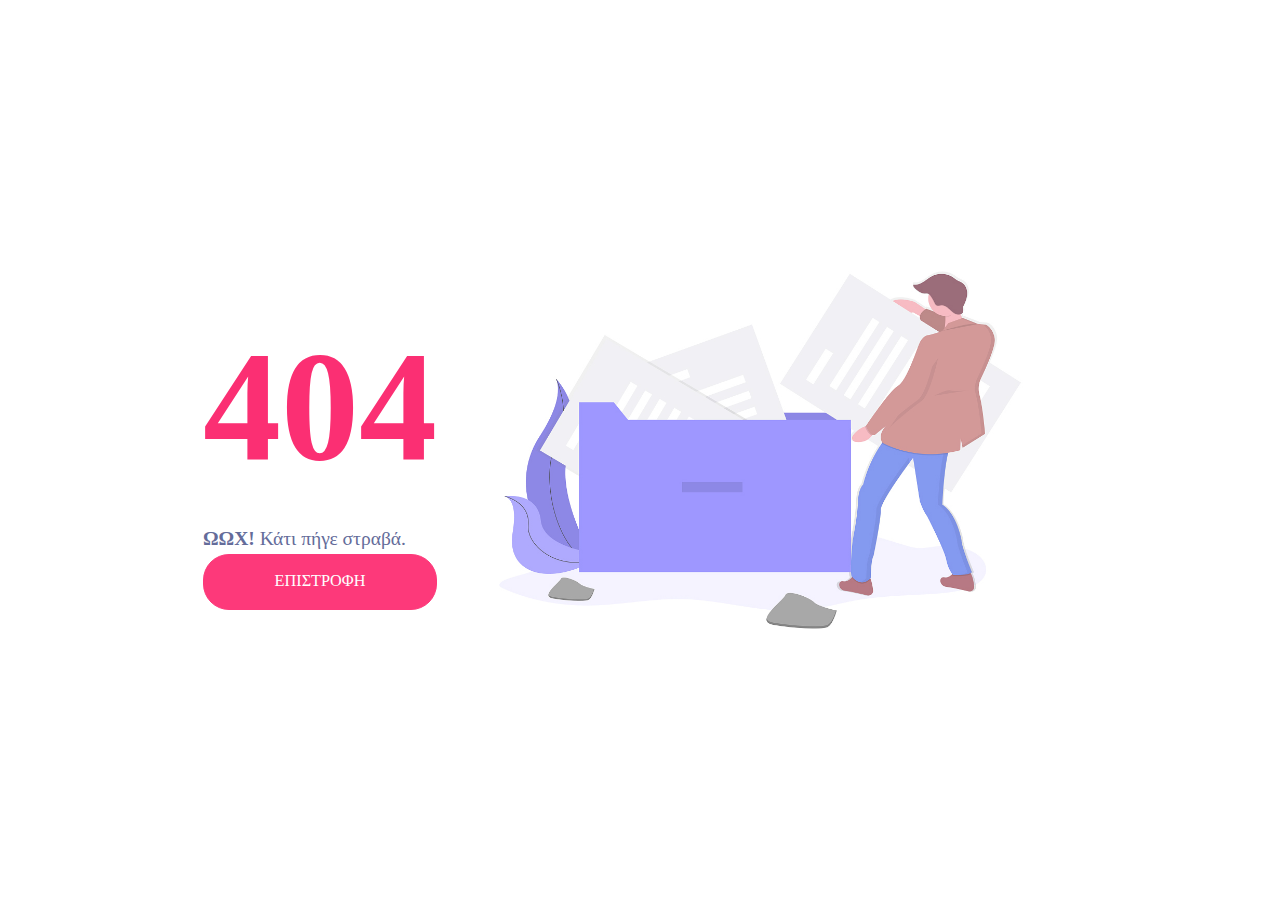
<file: custom/error/404-v1.html>
<!DOCTYPE html>

<!--
Theme: Keen - The Ultimate Bootstrap Admin Theme
Author: KeenThemes
Website: http://www.keenthemes.com/
Contact: support@keenthemes.com
Follow: www.twitter.com/keenthemes
Dribbble: www.dribbble.com/keenthemes
Like: www.facebook.com/keenthemes
License: You must have a valid license purchased only from https://themes.getbootstrap.com/product/keen-the-ultimate-bootstrap-admin-theme/ in order to legally use the theme for your project.
-->
<html lang="en">

	<!-- begin::Head -->
	<head>
		<base href="../../">
		<meta charset="utf-8" />
		<title>Keen | 404 - Page not Found - v1</title>
		<meta name="description" content="Page not found page examples">
		<meta name="viewport" content="width=device-width, initial-scale=1, shrink-to-fit=no">
		<meta http-equiv="X-UA-Compatible" content="IE=edge" />

		<!--begin::Fonts -->
		<link rel="stylesheet" href="https://fonts.googleapis.com/css?family=Poppins:300,400,500,600,700">

		<!--end::Fonts -->

		<!--begin::Page Custom Styles(used by this page) -->
		<link href="assets/css/pages/error/404-v1.css" rel="stylesheet" type="text/css" />
		


		<!--end::Page Custom Styles -->

		<!--begin::Global Theme Styles(used by all pages) -->
		<link href="assets/plugins/global/plugins.bundle.css" rel="stylesheet" type="text/css" />
		<link href="assets/css/style.bundle.css" rel="stylesheet" type="text/css" />

		<!--end::Global Theme Styles -->

		<!--begin::Layout Skins(used by all pages) -->
		<link href="assets/css/skins/header/base/light.css" rel="stylesheet" type="text/css" />
		<link href="assets/css/skins/header/menu/light.css" rel="stylesheet" type="text/css" />
		<link href="assets/css/skins/brand/navy.css" rel="stylesheet" type="text/css" />
		<link href="assets/css/skins/aside/navy.css" rel="stylesheet" type="text/css" />

		<!--end::Layout Skins -->
		<link rel="shortcut icon" href="assets/media/logos/favicon.ico" />
	</head>

	<!-- end::Head -->

	<!-- begin::Body -->
	<body class="kt-bg-light kt-quick-panel--right kt-demo-panel--right kt-offcanvas-panel--right kt-header--fixed kt-header-mobile--fixed kt-subheader--enabled kt-subheader--transparent kt-aside--enabled kt-aside--fixed kt-page--loading">

		<!-- begin:: Page -->
		<div class="kt-grid kt-grid--ver kt-grid--root">
			<div class="kt-error404-v1">
				<div class="kt-error404-v1__content">
					<div class="kt-error404-v1__title">404</div>
					<div class="kt-error404-v1__desc"><strong>ΩΩΧ!</strong> Κάτι πήγε στραβά.</div>
					<a href="index.html" class="btn btn-pill btn-danger btn-lg text-white ">ΕΠΙΣΤΡΟΦΗ</a>
				</div>
				<div class="kt-error404-v1__image">
					<img src="assets/media/misc/404-bg1.jpg" class="kt-error404-v1__image-content" alt="" title="" />
				</div>
			</div>
		</div>

		<!-- end:: Page -->

		<!-- begin::Global Config(global config for global JS sciprts) -->
		<script>
			var KTAppOptions = {
				"colors": {
					"state": {
						"brand": "#10ac84",
						"metal": "#c4c5d6",
						"light": "#ffffff",
						"accent": "#00c5dc",
						"primary": "#5867dd",
						"success": "#34bfa3",
						"info": "#36a3f7",
						"warning": "#ffb822",
						"danger": "#fd3995",
						"focus": "#9816f4"
					},
					"base": {
						"label": [
							"#c5cbe3",
							"#a1a8c3",
							"#3d4465",
							"#3e4466"
						],
						"shape": [
							"#f0f3ff",
							"#d9dffa",
							"#afb4d4",
							"#646c9a"
						]
					}
				}
			};
		</script>

		<!-- end::Global Config -->

		<!--begin::Global Theme Bundle(used by all pages) -->
		<script src="assets/plugins/global/plugins.bundle.js" type="text/javascript"></script>
		<script src="assets/js/scripts.bundle.js" type="text/javascript"></script>

		<!--end::Global Theme Bundle -->
	</body>

	<!-- end::Body -->
</html>
</file>
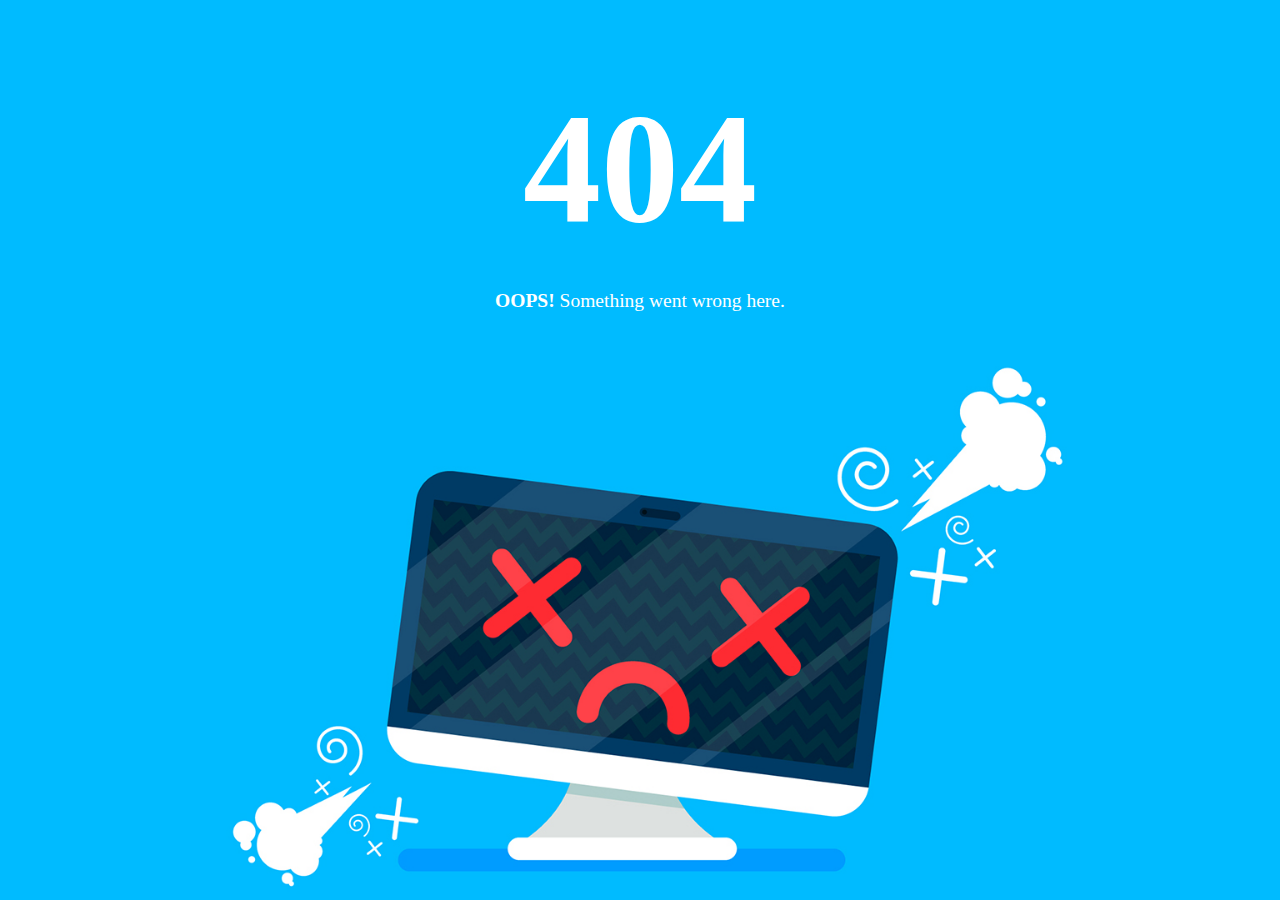
<file: custom/error/404-v2.html>
<!DOCTYPE html>

<!--
Theme: Keen - The Ultimate Bootstrap Admin Theme
Author: KeenThemes
Website: http://www.keenthemes.com/
Contact: support@keenthemes.com
Follow: www.twitter.com/keenthemes
Dribbble: www.dribbble.com/keenthemes
Like: www.facebook.com/keenthemes
License: You must have a valid license purchased only from https://themes.getbootstrap.com/product/keen-the-ultimate-bootstrap-admin-theme/ in order to legally use the theme for your project.
-->
<html lang="en">

	<!-- begin::Head -->
	<head>
		<base href="../../">
		<meta charset="utf-8" />
		<title>Keen | 404 - Page not Found - v2</title>
		<meta name="description" content="Page not found page examples">
		<meta name="viewport" content="width=device-width, initial-scale=1, shrink-to-fit=no">
		<meta http-equiv="X-UA-Compatible" content="IE=edge" />

		<!--begin::Fonts -->
		<link rel="stylesheet" href="https://fonts.googleapis.com/css?family=Poppins:300,400,500,600,700">

		<!--end::Fonts -->

		<!--begin::Page Custom Styles(used by this page) -->
		<link href="assets/css/pages/error/404-v2.css" rel="stylesheet" type="text/css" />

		<!--end::Page Custom Styles -->

		<!--begin::Global Theme Styles(used by all pages) -->
		<link href="assets/plugins/global/plugins.bundle.css" rel="stylesheet" type="text/css" />
		<link href="assets/css/style.bundle.css" rel="stylesheet" type="text/css" />

		<!--end::Global Theme Styles -->

		<!--begin::Layout Skins(used by all pages) -->
		<link href="assets/css/skins/header/base/light.css" rel="stylesheet" type="text/css" />
		<link href="assets/css/skins/header/menu/light.css" rel="stylesheet" type="text/css" />
		<link href="assets/css/skins/brand/navy.css" rel="stylesheet" type="text/css" />
		<link href="assets/css/skins/aside/navy.css" rel="stylesheet" type="text/css" />

		<!--end::Layout Skins -->
		<link rel="shortcut icon" href="assets/media/logos/favicon.ico" />
	</head>

	<!-- end::Head -->

	<!-- begin::Body -->
	<body class="kt-bg-error404-v2 kt-error404-v2--enabled kt-quick-panel--right kt-demo-panel--right kt-offcanvas-panel--right kt-header--fixed kt-header-mobile--fixed kt-subheader--enabled kt-subheader--transparent kt-aside--enabled kt-aside--fixed kt-page--loading">

		<!-- begin:: Page -->
		<div class="kt-grid kt-grid--ver kt-grid--root">
			<div class="kt-error404-v2">
				<div class="kt-error404-v2__content">
					<div class="kt-error404-v2__title">404</div>
					<div class="kt-error404-v2__desc"><strong>OOPS!</strong> Something went wrong here.</div>
				</div>
			</div>
		</div>

		<!-- end:: Page -->

		<!-- begin::Global Config(global config for global JS sciprts) -->
		<script>
			var KTAppOptions = {
				"colors": {
					"state": {
						"brand": "#10ac84",
						"metal": "#c4c5d6",
						"light": "#ffffff",
						"accent": "#00c5dc",
						"primary": "#5867dd",
						"success": "#34bfa3",
						"info": "#36a3f7",
						"warning": "#ffb822",
						"danger": "#fd3995",
						"focus": "#9816f4"
					},
					"base": {
						"label": [
							"#c5cbe3",
							"#a1a8c3",
							"#3d4465",
							"#3e4466"
						],
						"shape": [
							"#f0f3ff",
							"#d9dffa",
							"#afb4d4",
							"#646c9a"
						]
					}
				}
			};
		</script>

		<!-- end::Global Config -->

		<!--begin::Global Theme Bundle(used by all pages) -->
		<script src="assets/plugins/global/plugins.bundle.js" type="text/javascript"></script>
		<script src="assets/js/scripts.bundle.js" type="text/javascript"></script>

		<!--end::Global Theme Bundle -->
	</body>

	<!-- end::Body -->
</html>
</file>
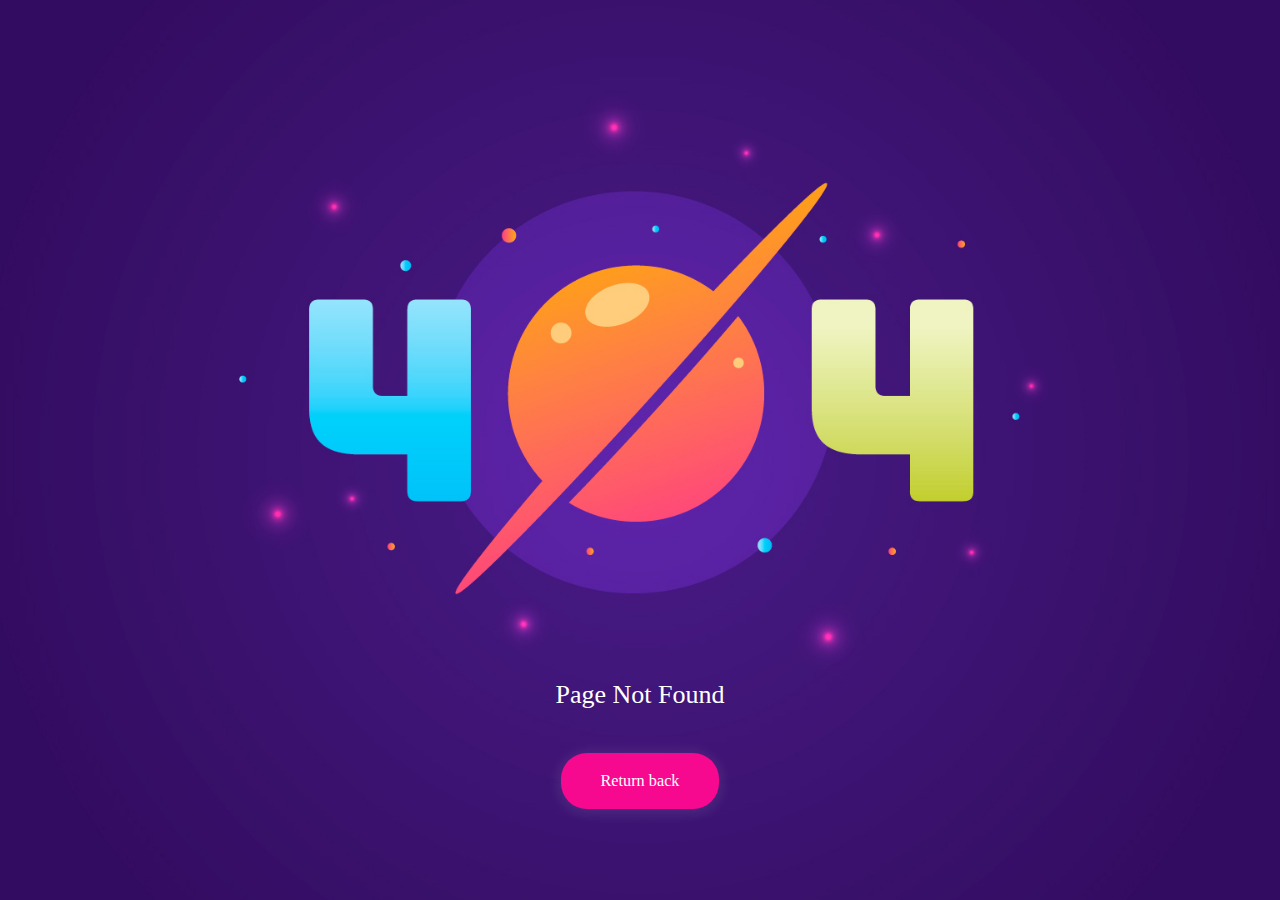
<file: custom/error/404-v3.html>
<!DOCTYPE html>

<!--
Theme: Keen - The Ultimate Bootstrap Admin Theme
Author: KeenThemes
Website: http://www.keenthemes.com/
Contact: support@keenthemes.com
Follow: www.twitter.com/keenthemes
Dribbble: www.dribbble.com/keenthemes
Like: www.facebook.com/keenthemes
License: You must have a valid license purchased only from https://themes.getbootstrap.com/product/keen-the-ultimate-bootstrap-admin-theme/ in order to legally use the theme for your project.
-->
<html lang="en">

	<!-- begin::Head -->
	<head>
		<base href="../../">
		<meta charset="utf-8" />
		<title>Keen | 404 - Page not Found - v3</title>
		<meta name="description" content="Page not found page examples">
		<meta name="viewport" content="width=device-width, initial-scale=1, shrink-to-fit=no">
		<meta http-equiv="X-UA-Compatible" content="IE=edge" />

		<!--begin::Fonts -->
		<link rel="stylesheet" href="https://fonts.googleapis.com/css?family=Poppins:300,400,500,600,700">

		<!--end::Fonts -->

		<!--begin::Page Custom Styles(used by this page) -->
		<link href="assets/css/pages/error/404-v3.css" rel="stylesheet" type="text/css" />

		<!--end::Page Custom Styles -->

		<!--begin::Global Theme Styles(used by all pages) -->
		<link href="assets/plugins/global/plugins.bundle.css" rel="stylesheet" type="text/css" />
		<link href="assets/css/style.bundle.css" rel="stylesheet" type="text/css" />

		<!--end::Global Theme Styles -->

		<!--begin::Layout Skins(used by all pages) -->
		<link href="assets/css/skins/header/base/light.css" rel="stylesheet" type="text/css" />
		<link href="assets/css/skins/header/menu/light.css" rel="stylesheet" type="text/css" />
		<link href="assets/css/skins/brand/navy.css" rel="stylesheet" type="text/css" />
		<link href="assets/css/skins/aside/navy.css" rel="stylesheet" type="text/css" />

		<!--end::Layout Skins -->
		<link rel="shortcut icon" href="assets/media/logos/favicon.ico" />
	</head>

	<!-- end::Head -->

	<!-- begin::Body -->
	<body class="kt-bg-error404-v3 kt-error404-v3--enabled kt-quick-panel--right kt-demo-panel--right kt-offcanvas-panel--right kt-header--fixed kt-header-mobile--fixed kt-subheader--enabled kt-subheader--transparent kt-aside--enabled kt-aside--fixed kt-page--loading">

		<!-- begin:: Page -->
		<div class="kt-grid kt-grid--ver kt-grid--root">
			<div class="kt-error404-v3">
				<div class="kt-error404-v3__content">
					<div class="kt-error404-v3__title">Page Not Found</div>
					<a class="kt-error404-v3__button btn btn-pill btn-glow btn-lg btn-widest">Return back</a>
				</div>
			</div>
		</div>

		<!-- end:: Page -->

		<!-- begin::Global Config(global config for global JS sciprts) -->
		<script>
			var KTAppOptions = {
				"colors": {
					"state": {
						"brand": "#10ac84",
						"metal": "#c4c5d6",
						"light": "#ffffff",
						"accent": "#00c5dc",
						"primary": "#5867dd",
						"success": "#34bfa3",
						"info": "#36a3f7",
						"warning": "#ffb822",
						"danger": "#fd3995",
						"focus": "#9816f4"
					},
					"base": {
						"label": [
							"#c5cbe3",
							"#a1a8c3",
							"#3d4465",
							"#3e4466"
						],
						"shape": [
							"#f0f3ff",
							"#d9dffa",
							"#afb4d4",
							"#646c9a"
						]
					}
				}
			};
		</script>

		<!-- end::Global Config -->

		<!--begin::Global Theme Bundle(used by all pages) -->
		<script src="assets/plugins/global/plugins.bundle.js" type="text/javascript"></script>
		<script src="assets/js/scripts.bundle.js" type="text/javascript"></script>

		<!--end::Global Theme Bundle -->
	</body>

	<!-- end::Body -->
</html>
</file>
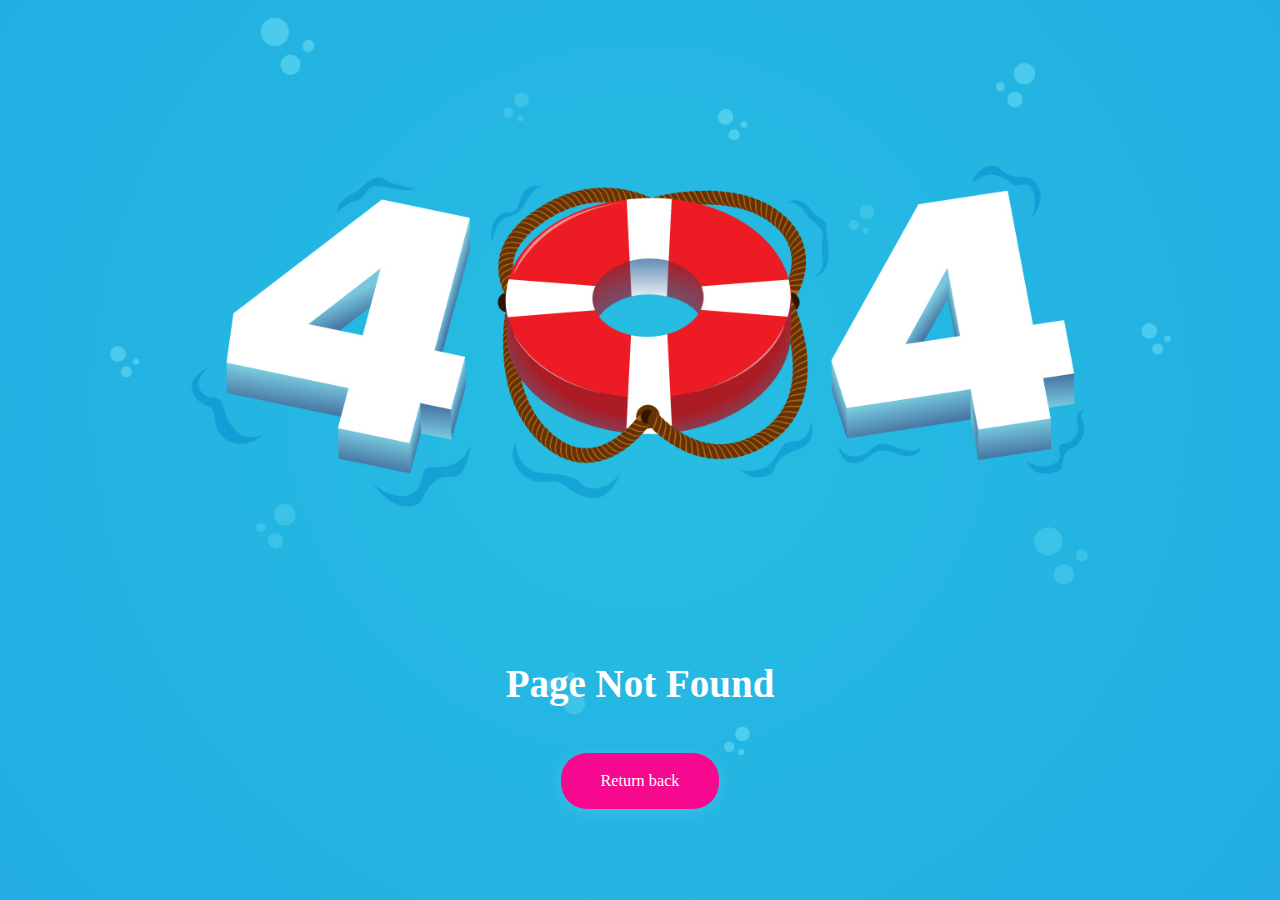
<file: custom/error/404-v4.html>
<!DOCTYPE html>

<!--
Theme: Keen - The Ultimate Bootstrap Admin Theme
Author: KeenThemes
Website: http://www.keenthemes.com/
Contact: support@keenthemes.com
Follow: www.twitter.com/keenthemes
Dribbble: www.dribbble.com/keenthemes
Like: www.facebook.com/keenthemes
License: You must have a valid license purchased only from https://themes.getbootstrap.com/product/keen-the-ultimate-bootstrap-admin-theme/ in order to legally use the theme for your project.
-->
<html lang="en">

	<!-- begin::Head -->
	<head>
		<base href="../../">
		<meta charset="utf-8" />
		<title>Keen | 404 - Page not Found - v4</title>
		<meta name="description" content="Page not found page examples">
		<meta name="viewport" content="width=device-width, initial-scale=1, shrink-to-fit=no">
		<meta http-equiv="X-UA-Compatible" content="IE=edge" />

		<!--begin::Fonts -->
		<link rel="stylesheet" href="https://fonts.googleapis.com/css?family=Poppins:300,400,500,600,700">

		<!--end::Fonts -->

		<!--begin::Page Custom Styles(used by this page) -->
		<link href="assets/css/pages/error/404-v4.css" rel="stylesheet" type="text/css" />

		<!--end::Page Custom Styles -->

		<!--begin::Global Theme Styles(used by all pages) -->
		<link href="assets/plugins/global/plugins.bundle.css" rel="stylesheet" type="text/css" />
		<link href="assets/css/style.bundle.css" rel="stylesheet" type="text/css" />

		<!--end::Global Theme Styles -->

		<!--begin::Layout Skins(used by all pages) -->
		<link href="assets/css/skins/header/base/light.css" rel="stylesheet" type="text/css" />
		<link href="assets/css/skins/header/menu/light.css" rel="stylesheet" type="text/css" />
		<link href="assets/css/skins/brand/navy.css" rel="stylesheet" type="text/css" />
		<link href="assets/css/skins/aside/navy.css" rel="stylesheet" type="text/css" />

		<!--end::Layout Skins -->
		<link rel="shortcut icon" href="assets/media/logos/favicon.ico" />
	</head>

	<!-- end::Head -->

	<!-- begin::Body -->
	<body class="kt-bg-error404-v4 kt-error404-v4--enabled kt-quick-panel--right kt-demo-panel--right kt-offcanvas-panel--right kt-header--fixed kt-header-mobile--fixed kt-subheader--enabled kt-subheader--transparent kt-aside--enabled kt-aside--fixed kt-page--loading">

		<!-- begin:: Page -->
		<div class="kt-grid kt-grid--ver kt-grid--root">
			<div class="kt-error404-v4">
				<div class="kt-error404-v4__content">
					<div class="kt-error404-v4__title">Page Not Found</div>
					<a class="kt-error404-v4__button btn btn-pill btn-glow btn-lg btn-widest">Return back</a>
				</div>
			</div>
		</div>

		<!-- end:: Page -->

		<!-- begin::Global Config(global config for global JS sciprts) -->
		<script>
			var KTAppOptions = {
				"colors": {
					"state": {
						"brand": "#10ac84",
						"metal": "#c4c5d6",
						"light": "#ffffff",
						"accent": "#00c5dc",
						"primary": "#5867dd",
						"success": "#34bfa3",
						"info": "#36a3f7",
						"warning": "#ffb822",
						"danger": "#fd3995",
						"focus": "#9816f4"
					},
					"base": {
						"label": [
							"#c5cbe3",
							"#a1a8c3",
							"#3d4465",
							"#3e4466"
						],
						"shape": [
							"#f0f3ff",
							"#d9dffa",
							"#afb4d4",
							"#646c9a"
						]
					}
				}
			};
		</script>

		<!-- end::Global Config -->

		<!--begin::Global Theme Bundle(used by all pages) -->
		<script src="assets/plugins/global/plugins.bundle.js" type="text/javascript"></script>
		<script src="assets/js/scripts.bundle.js" type="text/javascript"></script>

		<!--end::Global Theme Bundle -->
	</body>

	<!-- end::Body -->
</html>
</file>
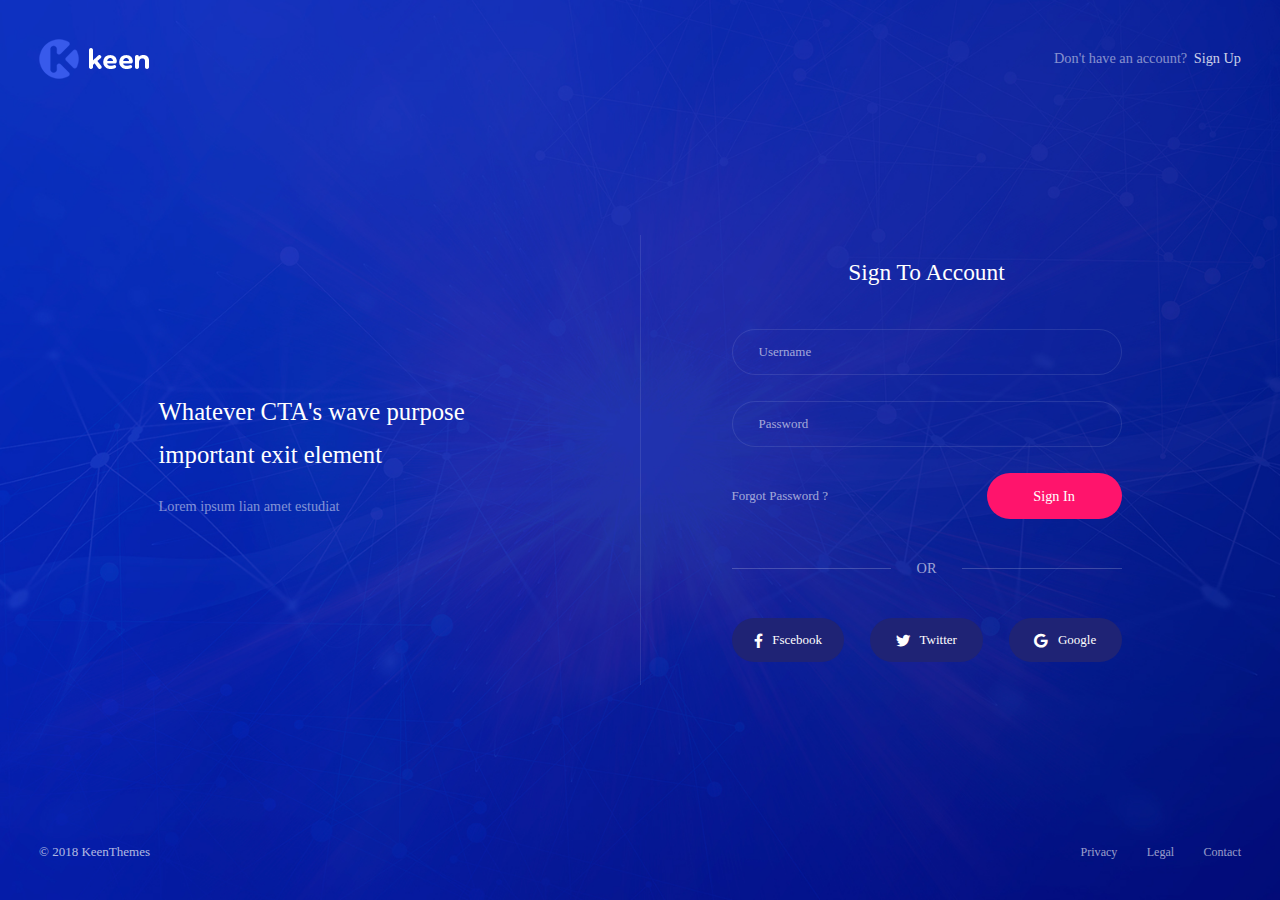
<file: custom/login/login-v1.html>
<!DOCTYPE html>

<!--
Theme: Keen - The Ultimate Bootstrap Admin Theme
Author: KeenThemes
Website: http://www.keenthemes.com/
Contact: support@keenthemes.com
Follow: www.twitter.com/keenthemes
Dribbble: www.dribbble.com/keenthemes
Like: www.facebook.com/keenthemes
License: You must have a valid license purchased only from https://themes.getbootstrap.com/product/keen-the-ultimate-bootstrap-admin-theme/ in order to legally use the theme for your project.
-->
<html lang="en">

	<!-- begin::Head -->
	<head>
		<base href="../../">
		<meta charset="utf-8" />
		<title>Keen | Login - v1</title>
		<meta name="description" content="User login example">
		<meta name="viewport" content="width=device-width, initial-scale=1, shrink-to-fit=no">
		<meta http-equiv="X-UA-Compatible" content="IE=edge" />

		<!--begin::Fonts -->
		<link rel="stylesheet" href="https://fonts.googleapis.com/css?family=Poppins:300,400,500,600,700">

		<!--end::Fonts -->

		<!--begin::Page Custom Styles(used by this page) -->
		<link href="assets/css/pages/login/login-v1.css" rel="stylesheet" type="text/css" />

		<!--end::Page Custom Styles -->

		<!--begin::Global Theme Styles(used by all pages) -->
		<link href="assets/plugins/global/plugins.bundle.css" rel="stylesheet" type="text/css" />
		<link href="assets/css/style.bundle.css" rel="stylesheet" type="text/css" />

		<!--end::Global Theme Styles -->

		<!--begin::Layout Skins(used by all pages) -->
		<link href="assets/css/skins/header/base/light.css" rel="stylesheet" type="text/css" />
		<link href="assets/css/skins/header/menu/light.css" rel="stylesheet" type="text/css" />
		<link href="assets/css/skins/brand/navy.css" rel="stylesheet" type="text/css" />
		<link href="assets/css/skins/aside/navy.css" rel="stylesheet" type="text/css" />

		<!--end::Layout Skins -->
		<link rel="shortcut icon" href="assets/media/logos/favicon.ico" />
	</head>

	<!-- end::Head -->

	<!-- begin::Body -->
	<body style="background-image: url(assets/media/misc/bg_1.jpg)" class="kt-login-v1--enabled kt-quick-panel--right kt-demo-panel--right kt-offcanvas-panel--right kt-header--fixed kt-header-mobile--fixed kt-subheader--enabled kt-subheader--transparent kt-aside--enabled kt-aside--fixed kt-page--loading">

		<!-- begin:: Page -->
		<div class="kt-grid kt-grid--ver kt-grid--root">
			<div class="kt-grid__item  kt-grid__item--fluid kt-grid kt-grid--hor kt-login-v1" id="kt_login_v1">

				<!--begin::Item-->
				<div class="kt-grid__item">

					<!--begin::Heade-->
					<div class="kt-login-v1__head">
						<div class="kt-login-v1__logo">
							<a href="#">
								<img src="assets/media/logos/logo-4.png" alt="" />
							</a>
						</div>
						<div class="kt-login-v1__signup">
							<h4 class="kt-login-v1__heading">Don't have an account?</h4>
							<a href="#">Sign Up</a>
						</div>
					</div>

					<!--begin::Head-->
				</div>

				<!--end::Item-->

				<!--begin::Item-->
				<div class="kt-grid__item  kt-grid kt-grid--ver  kt-grid__item--fluid">

					<!--begin::Body-->
					<div class="kt-login-v1__body">

						<!--begin::Section-->
						<div class="kt-login-v1__section">
							<div class="kt-login-v1__info">
								<h3 class="kt-login-v1__intro">Whatever CTA's wave purpose important exit element</h3>
								<p>Lorem ipsum lian amet estudiat</p>
							</div>
						</div>

						<!--begin::Section-->

						<!--begin::Separator-->
						<div class="kt-login-v1__seaprator"></div>

						<!--end::Separator-->

						<!--begin::Wrapper-->
						<div class="kt-login-v1__wrapper">
							<div class="kt-login-v1__container">
								<h3 class="kt-login-v1__title">
									Sign To Account
								</h3>

								<!--begin::Form-->
								<form class="kt-login-v1__form kt-form" action="" autocomplete="off" id="kt_login_form">
									<div class="form-group">
										<input class="form-control" type="text" placeholder="Username" name="username" autocomplete="off">
									</div>
									<div class="form-group">
										<input class="form-control" type="password" placeholder="Password" name="password" autocomplete="off">
									</div>
									<div class="kt-login-v1__actions">
										<a href="#" class="kt-login-v1__forgot">
											Forgot Password ?
										</a>
										<button type="submit" class="btn btn-pill btn-elevate" id="kt_login_submit">Sign In</button>
									</div>
								</form>

								<!--end::Form-->

								<!--begin::Divider-->
								<div class="kt-login-v1__divider">
									<div class="kt-divider">
										<span></span>
										<span>OR</span>
										<span></span>
									</div>
								</div>
								

								<!--end::Divider-->

								<!--begin::Options-->
								<div class="kt-login-v1__options">
									<a href="#" class="btn">
										<i class="fab fa-facebook-f"></i>
										Fscebook
									</a>
									<a href="#" class="btn">
										<i class="fab fa-twitter"></i>
										Twitter
									</a>
									<a href="#" class="btn">
										<i class="fab fa-google"></i>
										Google
									</a>
								</div>

								<!--end::Options-->
							</div>
						</div>

						<!--end::Wrapper-->
					</div>

					<!--begin::Body-->
				</div>

				<!--end::Item-->

				<!--begin::Item-->
				<div class="kt-grid__item">
					<div class="kt-login-v1__footer">
						<div class="kt-login-v1__menu">
							<a href="#">Privacy</a>
							<a href="#">Legal</a>
							<a href="#">Contact</a>
						</div>
						<div class="kt-login-v1__copyright">
							<a href="#">&copy; 2018 KeenThemes</a>
						</div>
					</div>
				</div>

				<!--end::Item-->
			</div>
		</div>

		<!-- end:: Page -->

		<!-- begin::Global Config(global config for global JS sciprts) -->
		<script>
			var KTAppOptions = {
				"colors": {
					"state": {
						"brand": "#10ac84",
						"metal": "#c4c5d6",
						"light": "#ffffff",
						"accent": "#00c5dc",
						"primary": "#5867dd",
						"success": "#34bfa3",
						"info": "#36a3f7",
						"warning": "#ffb822",
						"danger": "#fd3995",
						"focus": "#9816f4"
					},
					"base": {
						"label": [
							"#c5cbe3",
							"#a1a8c3",
							"#3d4465",
							"#3e4466"
						],
						"shape": [
							"#f0f3ff",
							"#d9dffa",
							"#afb4d4",
							"#646c9a"
						]
					}
				}
			};
		</script>

		<!-- end::Global Config -->

		<!--begin::Global Theme Bundle(used by all pages) -->
		<script src="assets/plugins/global/plugins.bundle.js" type="text/javascript"></script>
		<script src="assets/js/scripts.bundle.js" type="text/javascript"></script>

		<!--end::Global Theme Bundle -->

		<!--begin::Page Scripts(used by this page) -->
		<script src="assets/js/pages/custom/user/login.js" type="text/javascript"></script>

		<!--end::Page Scripts -->
	</body>

	<!-- end::Body -->
</html>
</file>
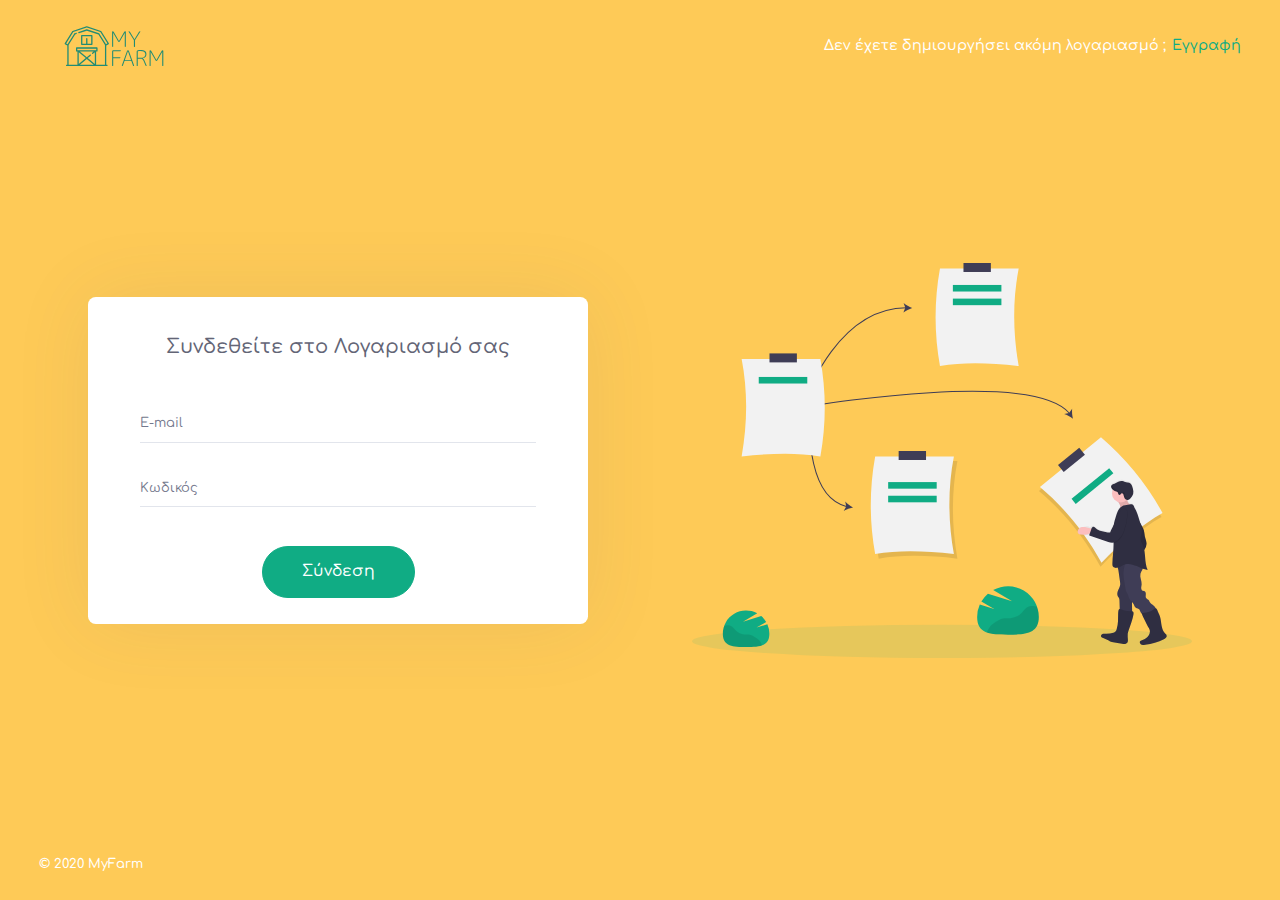
<file: custom/login/login-v2.html>
<!DOCTYPE html>

<!--
Theme: Keen - The Ultimate Bootstrap Admin Theme
Author: KeenThemes
Website: http://www.keenthemes.com/
Contact: support@keenthemes.com
Follow: www.twitter.com/keenthemes
Dribbble: www.dribbble.com/keenthemes
Like: www.facebook.com/keenthemes
License: You must have a valid license purchased only from https://themes.getbootstrap.com/product/keen-the-ultimate-bootstrap-admin-theme/ in order to legally use the theme for your project.
-->
<html lang="en">

	<!-- begin::Head -->
	<head>
		<base href="../../">
		<meta charset="utf-8" />
		<title>MyFarm | Σύνδεση</title>
		<meta name="description" content="User login example">
		<meta name="viewport" content="width=device-width, initial-scale=1, shrink-to-fit=no">
		<meta http-equiv="X-UA-Compatible" content="IE=edge" />

		<!--begin::Fonts -->
		<link rel="stylesheet" href="https://fonts.googleapis.com/css?family=Poppins:300,400,500,600,700">
		<link href="https://fonts.googleapis.com/css2?family=Comfortaa:wght@300;400;500;600;700&display=swap" rel="stylesheet">


		<!--end::Fonts -->

		<!--begin::Page Custom Styles(used by this page) -->
		<link href="assets/css/pages/login/login-v2.css" rel="stylesheet" type="text/css" />

		<!--end::Page Custom Styles -->

		<!--begin::Global Theme Styles(used by all pages) -->
		<link href="assets/plugins/global/plugins.bundle.css" rel="stylesheet" type="text/css" />
		<link href="assets/css/style.bundle.css" rel="stylesheet" type="text/css" />

		<!--end::Global Theme Styles -->

		<!--begin::Layout Skins(used by all pages) -->
		<link href="assets/css/skins/header/base/light.css" rel="stylesheet" type="text/css" />
		<link href="assets/css/skins/header/menu/light.css" rel="stylesheet" type="text/css" />
		<link href="assets/css/skins/brand/navy.css" rel="stylesheet" type="text/css" />
		<link href="assets/css/skins/aside/navy.css" rel="stylesheet" type="text/css" />

		<!--end::Layout Skins -->
		<link rel="shortcut icon" href="assets/media/logos/favicon.ico" />
	</head>

	<!-- end::Head -->

	<!-- begin::Body -->
	<body class="kt-login-v2--enabled kt-quick-panel--right kt-demo-panel--right kt-offcanvas-panel--right kt-header--fixed kt-header-mobile--fixed kt-subheader--enabled kt-subheader--transparent kt-aside--enabled kt-aside--fixed kt-page--loading">

		<!-- begin:: Page -->
		<div class="kt-grid kt-grid--ver kt-grid--root">
			<div class="kt-grid__item   kt-grid__item--fluid kt-grid  kt-grid kt-grid--hor kt-login-v2" id="kt_login_v2">

				<!--begin::Item-->
				<div class="kt-grid__item  kt-grid--hor">

					<!--begin::Heade-->
					<div class="kt-login-v2__head">
						<div class="kt-login-v2__logo">
							<a href="index.html">
								<img src="assets/media/logos/logo_color2.svg" class="logo_login_signin" alt="" />
							</a>
						</div>
						<div class="kt-login-v2__signup">
							<span class="text-white ">Δεν έχετε δημιουργήσει ακόμη λογαριασμό ;</span>
							<a href="../dist/custom/login/sign-up.html" class="kt-link kt-font-brand">Εγγραφή</a>
						</div>
					</div>
					<!--begin::Head-->
				</div>

				<!--end::Item-->

				<!--begin::Item-->
				<div class="kt-grid__item  kt-grid  kt-grid--ver  kt-grid__item--fluid">

					<!--begin::Body-->
					<div class="kt-login-v2__body">

						<!--begin::Wrapper-->
						<div class="kt-login-v2__wrapper">
							<div class="kt-login-v2__container bg-white">
								<div class="kt-login-v2__title">
									<!-- <h3>Sign to Account</h3> -->
									<h3>Συνδεθείτε στο Λογαριασμό σας</h3>
								</div>

								<!--begin::Form-->
								<form class="kt-login-v2__form kt-form" action="" autocomplete="off" id="kt_login_form">
									<div id="status"></div>
									<div class="form-group">
										<input class="form-control" type="text" placeholder="E-mail" name="email" autocomplete="off">
									</div>
									<div class="form-group">
										<input class="form-control" type="password" placeholder="Κωδικός" name="password" autocomplete="off">
									</div>

									<!--begin::Action-->
									<div class="kt-login-v2__actions justify-content-center">
										
										<button type="submit" class="btn btn-brand  btn-pill" id="kt_login_submit">Σύνδεση</button>
									</div>

									<!--end::Action-->
								</form>

								<!--end::Form-->

							</div>
						</div>

						<!--end::Wrapper-->

						<!--begin::Image-->
						<div class="kt-login-v2__image">
							<img src="assets/media/misc/bg_icon.svg" alt="">
						</div>

						<!--begin::Image-->
					</div>

					<!--begin::Body-->
				</div>

				<!--end::Item-->

				<!--begin::Item-->
				<div class="kt-grid__item">
					<div class="kt-login-v2__footer">
						<!-- <div class="kt-login-v2__link">
							<a href="#" class="kt-link kt-font-brand">Privacy</a>
							<a href="#" class="kt-link kt-font-brand">Legal</a>
							<a href="#" class="kt-link kt-font-brand">Contact</a>
						</div> -->
						<div class="kt-login-v2__info">
							<a href="#" class="text-white">&copy; 2020 MyFarm</a>
						</div>
					</div>
				</div>
				<!--end::Item-->
			</div>
		</div>

		<!-- end:: Page -->

		<!-- begin::Global Config(global config for global JS sciprts) -->
		<script>
			var KTAppOptions = {
				"colors": {
					"state": {
						"brand": "#10ac84",
						"metal": "#c4c5d6",
						"light": "#ffffff",
						"accent": "#00c5dc",
						"primary": "#5867dd",
						"success": "#34bfa3",
						"info": "#36a3f7",
						"warning": "#ffb822",
						"danger": "#fd3995",
						"focus": "#9816f4"
					},
					"base": {
						"label": [
							"#c5cbe3",
							"#a1a8c3",
							"#3d4465",
							"#3e4466"
						],
						"shape": [
							"#f0f3ff",
							"#d9dffa",
							"#afb4d4",
							"#646c9a"
						]
					}
				}
			};
		</script>

		<!-- end::Global Config -->

		<!--begin::Global Theme Bundle(used by all pages) -->
		<script src="assets/plugins/global/plugins.bundle.js" type="text/javascript"></script>
		<script src="assets/js/scripts.bundle.js" type="text/javascript"></script>

		<!--end::Global Theme Bundle -->

		<!--begin::Page Scripts(used by this page) -->
		<script src="assets/js/pages/custom/user/login.js" type="text/javascript"></script>

		<!--end::Page Scripts -->
	</body>

	<!-- end::Body -->
</html>
</file>
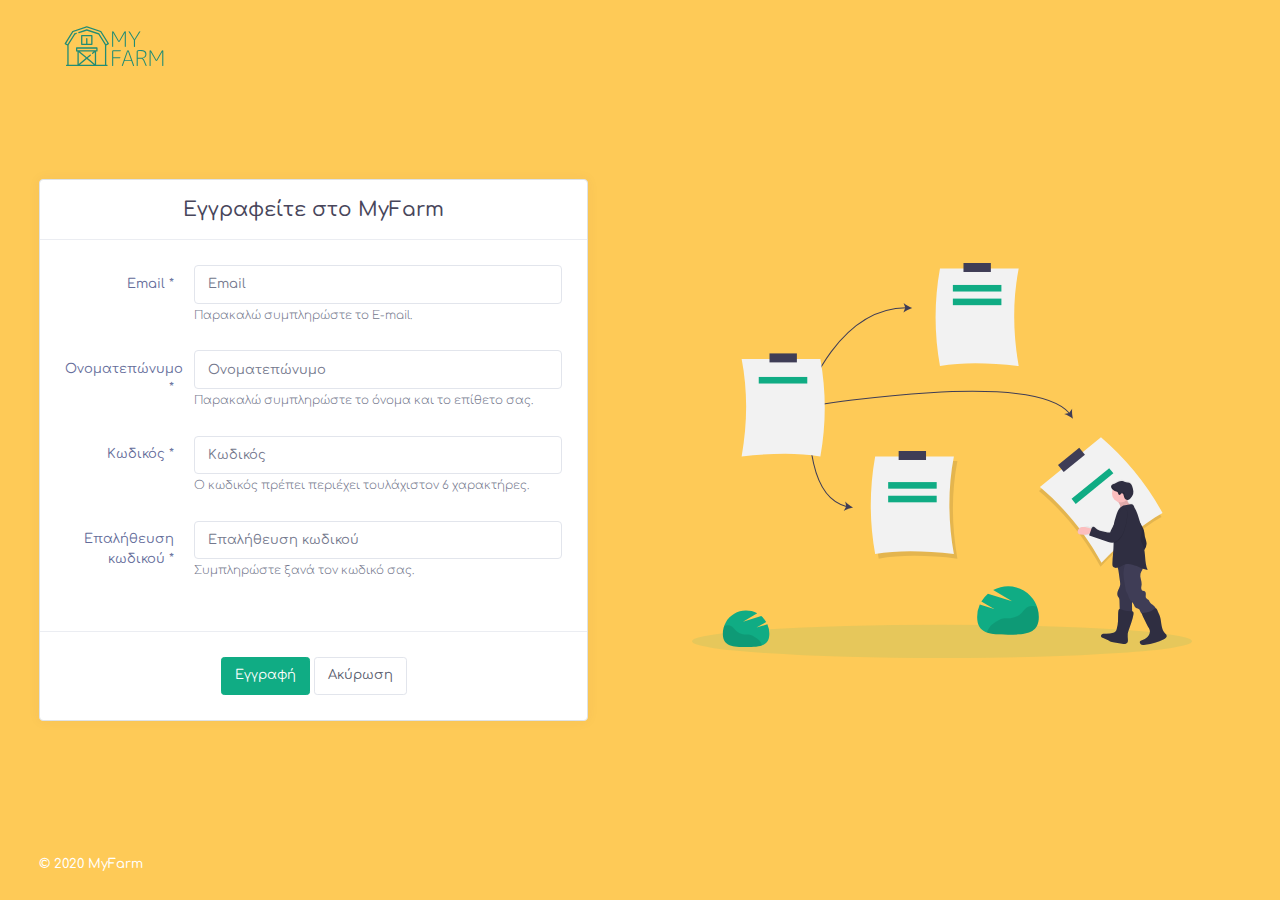
<file: custom/login/sign-up.html>
<!DOCTYPE html>

<!--
Theme: Keen - The Ultimate Bootstrap Admin Theme
Author: KeenThemes
Website: http://www.keenthemes.com/
Contact: support@keenthemes.com
Follow: www.twitter.com/keenthemes
Dribbble: www.dribbble.com/keenthemes
Like: www.facebook.com/keenthemes
License: You must have a valid license purchased only from https://themes.getbootstrap.com/product/keen-the-ultimate-bootstrap-admin-theme/ in order to legally use the theme for your project.
-->
<html lang="en">

	<!-- begin::Head -->
	<head>
		<base href="../../">
		<meta charset="utf-8" />
		<title>MyFarm | Εγγραφή</title>
		<meta name="description" content="User login example">
		<meta name="viewport" content="width=device-width, initial-scale=1, shrink-to-fit=no">
		<meta http-equiv="X-UA-Compatible" content="IE=edge" />

		<!--begin::Fonts -->
		<link rel="stylesheet" href="https://fonts.googleapis.com/css?family=Poppins:300,400,500,600,700">
		<link href="https://fonts.googleapis.com/css2?family=Comfortaa:wght@300;400;500;600;700&display=swap" rel="stylesheet">

		<!--end::Fonts -->

		<!--begin::Page Custom Styles(used by this page) -->
		<link href="assets/css/pages/login/login-v2.css" rel="stylesheet" type="text/css" />

		<!--end::Page Custom Styles -->

		<!--begin::Global Theme Styles(used by all pages) -->
		<link href="assets/plugins/global/plugins.bundle.css" rel="stylesheet" type="text/css" />
		<link href="assets/css/style.bundle.css" rel="stylesheet" type="text/css" />

		<!--end::Global Theme Styles -->

		<!--begin::Layout Skins(used by all pages) -->
		<link href="assets/css/skins/header/base/light.css" rel="stylesheet" type="text/css" />
		<link href="assets/css/skins/header/menu/light.css" rel="stylesheet" type="text/css" />
		<link href="assets/css/skins/brand/navy.css" rel="stylesheet" type="text/css" />
		<link href="assets/css/skins/aside/navy.css" rel="stylesheet" type="text/css" />

		<!--end::Layout Skins -->
		<link rel="shortcut icon" href="assets/media/logos/favicon.ico" />
	</head>

	<!-- end::Head -->

	<!-- begin::Body -->
	<body class="kt-login-v2--enabled kt-quick-panel--right kt-demo-panel--right kt-offcanvas-panel--right kt-header--fixed kt-header-mobile--fixed kt-subheader--enabled kt-subheader--transparent kt-aside--enabled kt-aside--fixed kt-page--loading">

		<!-- begin:: Page -->
		<div class="kt-grid kt-grid--ver kt-grid--root">
			<div class="kt-grid__item   kt-grid__item--fluid kt-grid  kt-grid kt-grid--hor kt-login-v2" id="kt_login_v2">

				<!--begin::Item-->
				<div class="kt-grid__item  kt-grid--hor">

					<!--begin::Heade-->
					<div class="kt-login-v2__head">
						<div class="kt-login-v2__logo">
							<a href="index.html">
								<img src="assets/media/logos/logo_color2.svg" class="logo_login_signin" alt="" />
							</a>
						</div>
					</div>

					<!--begin::Head-->
				</div>

				<!--end::Item-->

				<!--begin::Item-->
				<div class="kt-grid__item  kt-grid  kt-grid--ver  kt-grid__item--fluid">

					<!--begin::Body-->
					<div class="kt-login-v2__body">

						<!--begin::Wrapper-->
						<div class="kt-login-v2__wrapper">
							<div class="kt-portlet border mx-width-650" >
                                <div class="kt-portlet__head justify-content-center">
                                    <div class="kt-portlet__head-label">
                                        <h3 class="kt-portlet__head-title fnt-20">Εγγραφείτε στο MyFarm</h3>
                                    </div>
                                </div>

								<!--begin::Form-->
                                <form class="kt-form kt-form--label-right" id="signup_form" novalidate="novalidate">
                                    <div class="kt-portlet__body">
										<div id="status"></div>
                                        <div class="form-group row">
                                            <label class="col-form-label col-lg-3 col-sm-12">Email *</label>
                                            <div class="col-lg-9 col-md-9 col-sm-12">
                                                <input type="text" class="form-control" name="email" placeholder="Email">
                                                <span class="form-text text-muted">Παρακαλώ συμπληρώστε το E-mail.</span>
                                            </div>
                                        </div>
                                        <div class="form-group row">
											<label class="col-form-label col-lg-3 col-sm-12">Ονοματεπώνυμο *</label>
											<div class="col-lg-9 col-md-9 col-sm-12">
												<div class="typeahead">
													<input class="form-control" type="text" name="fullname" placeholder="Ονοματεπώνυμο">
												</div>
												<span class="form-text text-muted">Παρακαλώ συμπληρώστε το όνομα και το επίθετο σας.</span>
											</div>
										</div>
										<div class="form-group row">
											<label class="col-form-label col-lg-3 col-sm-12">Κωδικός *</label>
											<div class="col-lg-9 col-md-9 col-sm-12">
												<div class="typeahead">
													<input class="form-control" type="password" id="password" name="password" placeholder="Κωδικός">
												</div>
												<span class="form-text text-muted">Ο κωδικός πρέπει περιέχει τουλάχιστον 6 χαρακτήρες.</span>
											</div>
										</div>
										<div class="form-group row">
											<label class="col-form-label col-lg-3 col-sm-12">Επαλήθευση κωδικού *</label>
											<div class="col-lg-9 col-md-9 col-sm-12">
												<div class="typeahead">
													<input class="form-control" type="password" name="password_confirm" placeholder="Επαλήθευση κωδικού">
												</div>
												<span class="form-text text-muted">Συμπληρώστε ξανά τον κωδικό σας.</span>
											</div>
										</div>
										
                                       
                                    </div>
									<div class="kt-portlet__foot text-center">
										<div class="kt-form__actions">
											<div class="row">
												<div class="col-lg-12">
													<button type="submit" name="signup-submit"class="btn btn-brand">Εγγραφή</button>
													<button type="reset" class="btn btn-secondary">Ακύρωση</button>
												</div>
											</div>
										</div>
									</div>
                                </form>

                                <!--end::Form-->
                            </div>
						</div>

						<!--end::Wrapper-->

						<!--begin::Image-->
						<div class="kt-login-v2__image">
							<img src="assets/media/misc/bg_icon.svg" alt="">
						</div>

						<!--begin::Image-->
					</div>

					<!--begin::Body-->
				</div>

				<!--end::Item-->

				<!--begin::Item-->
				<div class="kt-grid__item">
					<div class="kt-login-v2__footer">
						<!-- <div class="kt-login-v2__link">
							<a href="#" class="kt-link kt-font-brand">Privacy</a>
							<a href="#" class="kt-link kt-font-brand">Legal</a>
							<a href="#" class="kt-link kt-font-brand">Contact</a>
						</div> -->
						<div class="kt-login-v2__info">
							<a href="#" class="text-white ">&copy; 2020 MyFarm</a>
						</div>
					</div>
				</div>

				<!--end::Item-->
			</div>
		</div>

		<!-- end:: Page -->

		<!-- begin::Global Config(global config for global JS sciprts) -->
		<script>
			var KTAppOptions = {
				"colors": {
					"state": {
						"brand": "#10ac84",
						"metal": "#c4c5d6",
						"light": "#ffffff",
						"accent": "#00c5dc",
						"primary": "#5867dd",
						"success": "#34bfa3",
						"info": "#36a3f7",
						"warning": "#ffb822",
						"danger": "#fd3995",
						"focus": "#9816f4"
					},
					"base": {
						"label": [
							"#c5cbe3",
							"#a1a8c3",
							"#3d4465",
							"#3e4466"
						],
						"shape": [
							"#f0f3ff",
							"#d9dffa",
							"#afb4d4",
							"#646c9a"
						]
					}
				}
			};
		</script>

		<!-- end::Global Config -->

		<!--begin::Global Theme Bundle(used by all pages) -->
		<script src="assets/plugins/global/plugins.bundle.js" type="text/javascript"></script>
		<script src="assets/js/scripts.bundle.js" type="text/javascript"></script>

		<!--end::Global Theme Bundle -->

		<!--begin::Page Scripts(used by this page) -->
		<script src="assets/js/pages/components/forms/validation/controls.js" type="text/javascript"></script>
		

		<!--end::Page Scripts -->
	</body>

	<!-- end::Body -->
</html>
</file>
